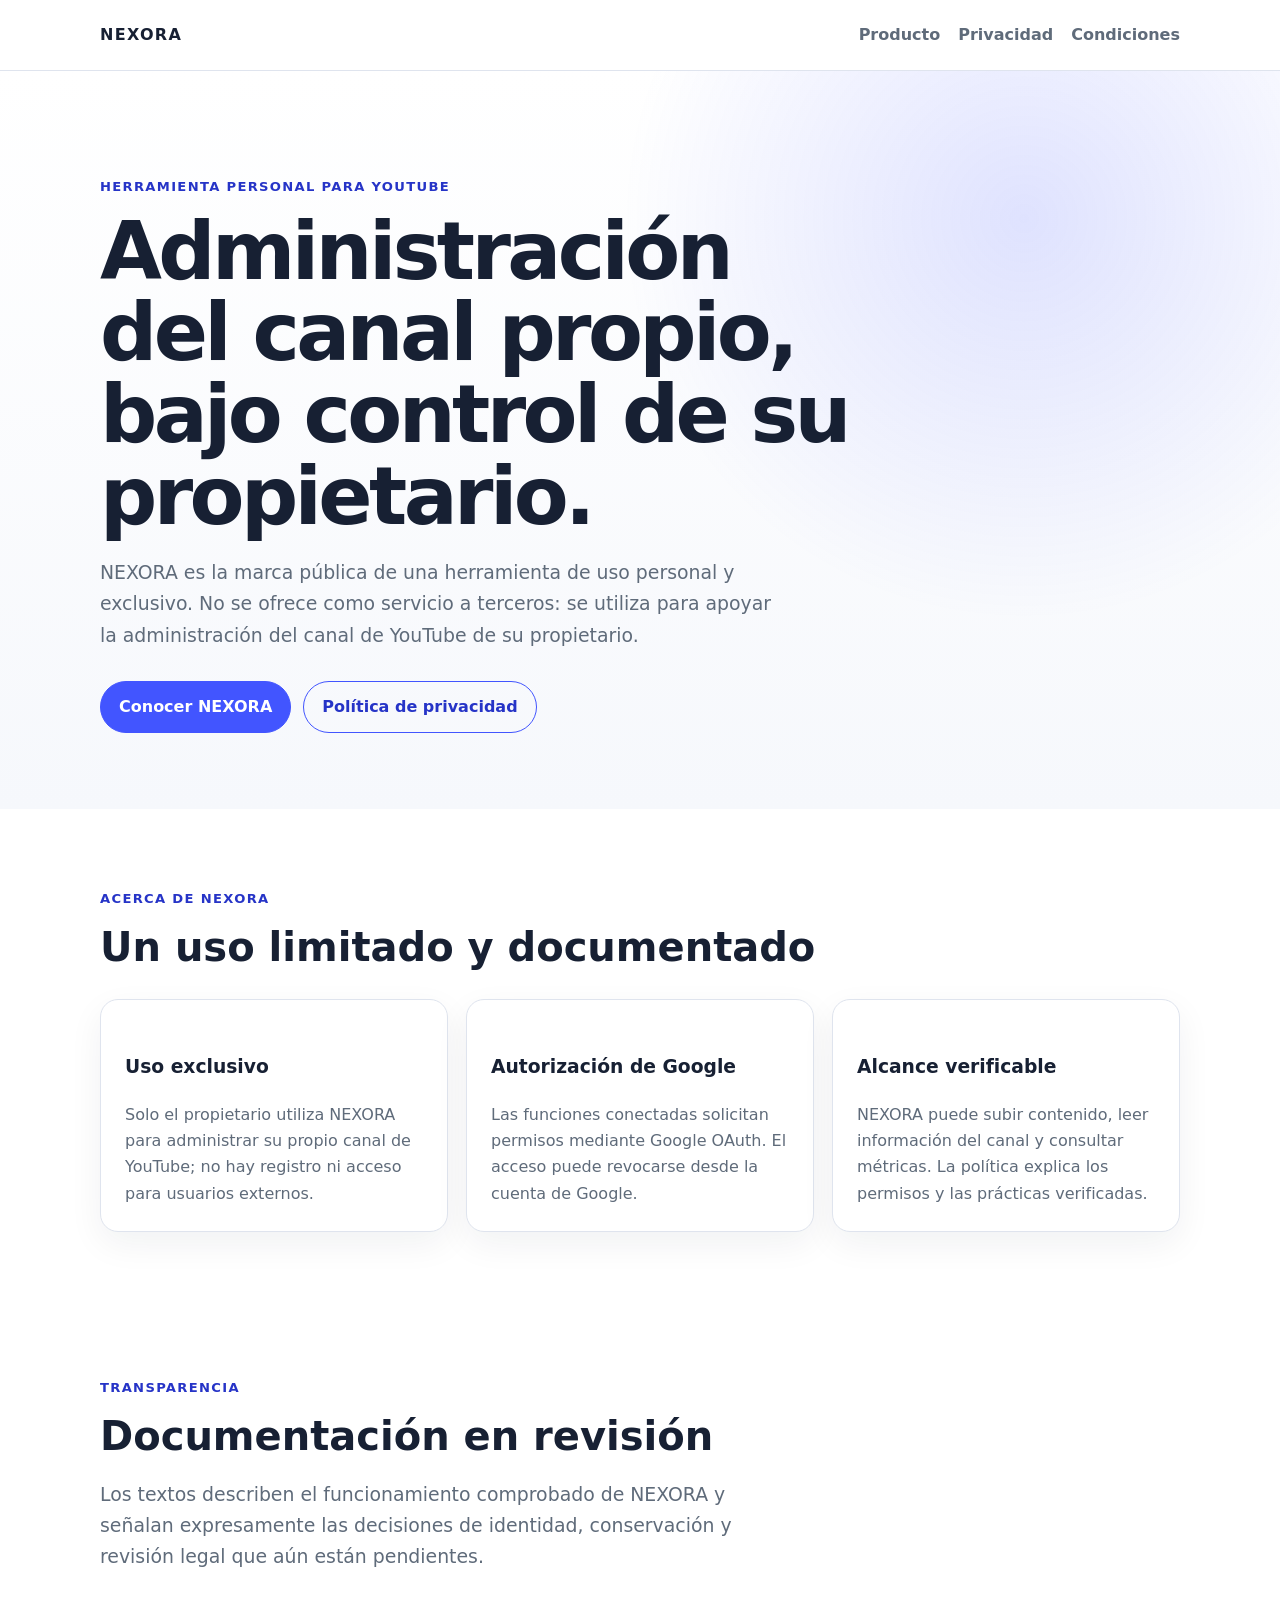
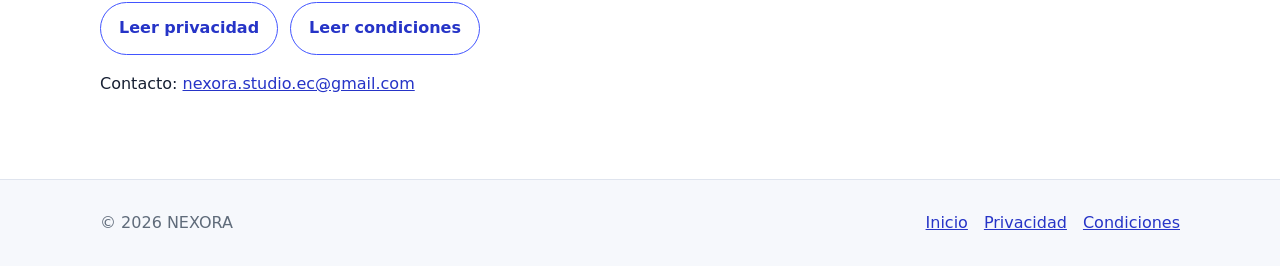
<file: index.html>
<!doctype html>
<html lang="es">
<head>
  <meta charset="utf-8">
  <meta name="viewport" content="width=device-width, initial-scale=1">
  <meta name="description" content="Sitio oficial de NEXORA, herramienta personal para administrar el canal de YouTube de su propietario.">
  <title>NEXORA | Herramienta personal para YouTube</title>
  <link rel="stylesheet" href="styles.css">
</head>
<body>
  <header>
    <div class="container nav">
      <a class="brand" href="./">NEXORA</a>
      <nav aria-label="Navegación principal">
        <a href="#producto">Producto</a>
        <a href="privacidad.html">Privacidad</a>
        <a href="terminos.html">Condiciones</a>
      </nav>
    </div>
  </header>

  <main>
    <div class="hero">
      <div class="container">
        <p class="eyebrow">Herramienta personal para YouTube</p>
        <h1>Administración del canal propio, bajo control de su propietario.</h1>
        <p class="lead">NEXORA es la marca pública de una herramienta de uso personal y exclusivo. No se ofrece como servicio a terceros: se utiliza para apoyar la administración del canal de YouTube de su propietario.</p>
        <div class="actions">
          <a class="button" href="#producto">Conocer NEXORA</a>
          <a class="button secondary" href="privacidad.html">Política de privacidad</a>
        </div>
      </div>
    </div>

    <section id="producto">
      <div class="container">
        <p class="eyebrow">Acerca de NEXORA</p>
        <h2>Un uso limitado y documentado</h2>
        <div class="grid">
          <article class="card">
            <h3>Uso exclusivo</h3>
            <p>Solo el propietario utiliza NEXORA para administrar su propio canal de YouTube; no hay registro ni acceso para usuarios externos.</p>
          </article>
          <article class="card">
            <h3>Autorización de Google</h3>
            <p>Las funciones conectadas solicitan permisos mediante Google OAuth. El acceso puede revocarse desde la cuenta de Google.</p>
          </article>
          <article class="card">
            <h3>Alcance verificable</h3>
            <p>NEXORA puede subir contenido, leer información del canal y consultar métricas. La política explica los permisos y las prácticas verificadas.</p>
          </article>
        </div>
      </div>
    </section>

    <section aria-labelledby="legal-title">
      <div class="container">
        <p class="eyebrow">Transparencia</p>
        <h2 id="legal-title">Documentación en revisión</h2>
        <p class="lead">Los textos describen el funcionamiento comprobado de NEXORA y señalan expresamente las decisiones de identidad, conservación y revisión legal que aún están pendientes.</p>
        <div class="actions">
          <a class="button secondary" href="privacidad.html">Leer privacidad</a>
          <a class="button secondary" href="terminos.html">Leer condiciones</a>
        </div>
        <p>Contacto: <a href="mailto:nexora.studio.ec@gmail.com">nexora.studio.ec@gmail.com</a></p>
      </div>
    </section>
  </main>

  <footer>
    <div class="container footer-row">
      <span>© 2026 NEXORA</span>
      <div class="footer-links">
        <a href="./">Inicio</a>
        <a href="privacidad.html">Privacidad</a>
        <a href="terminos.html">Condiciones</a>
      </div>
    </div>
  </footer>
</body>
</html>
</file>
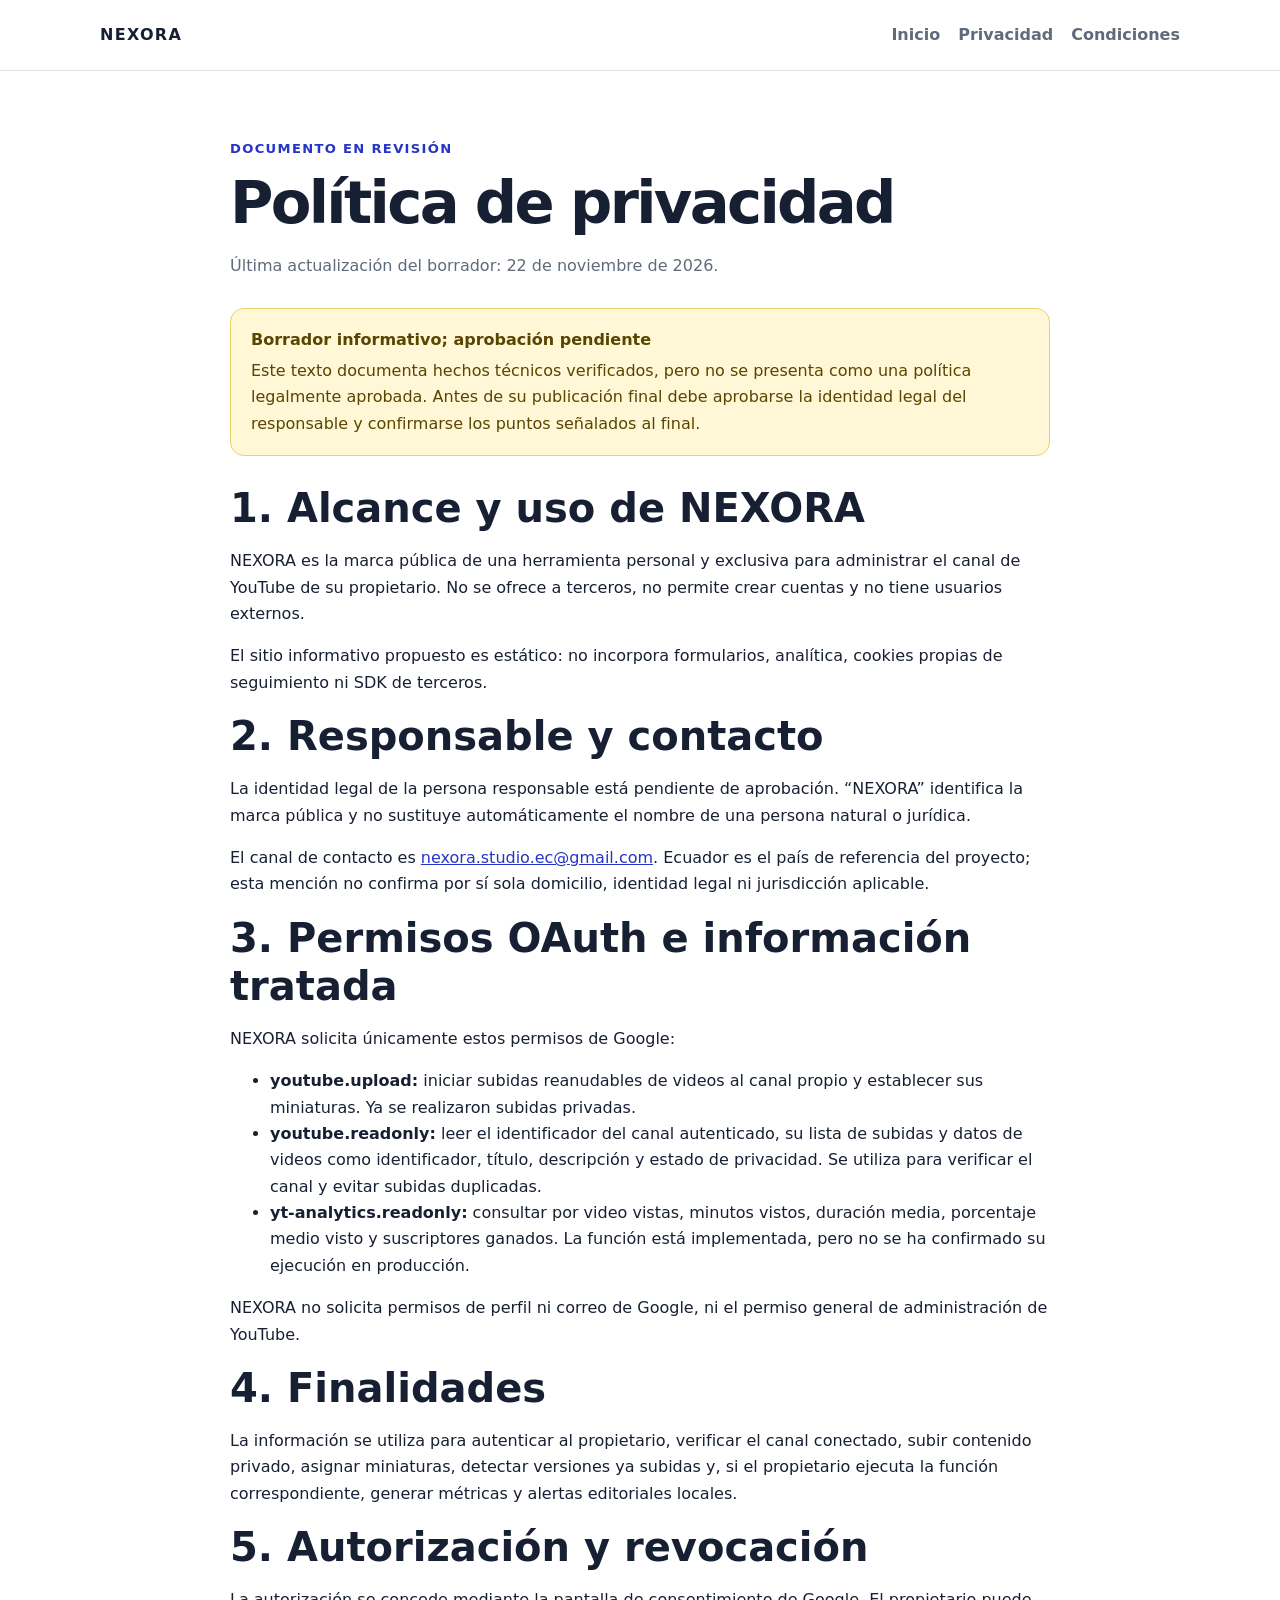
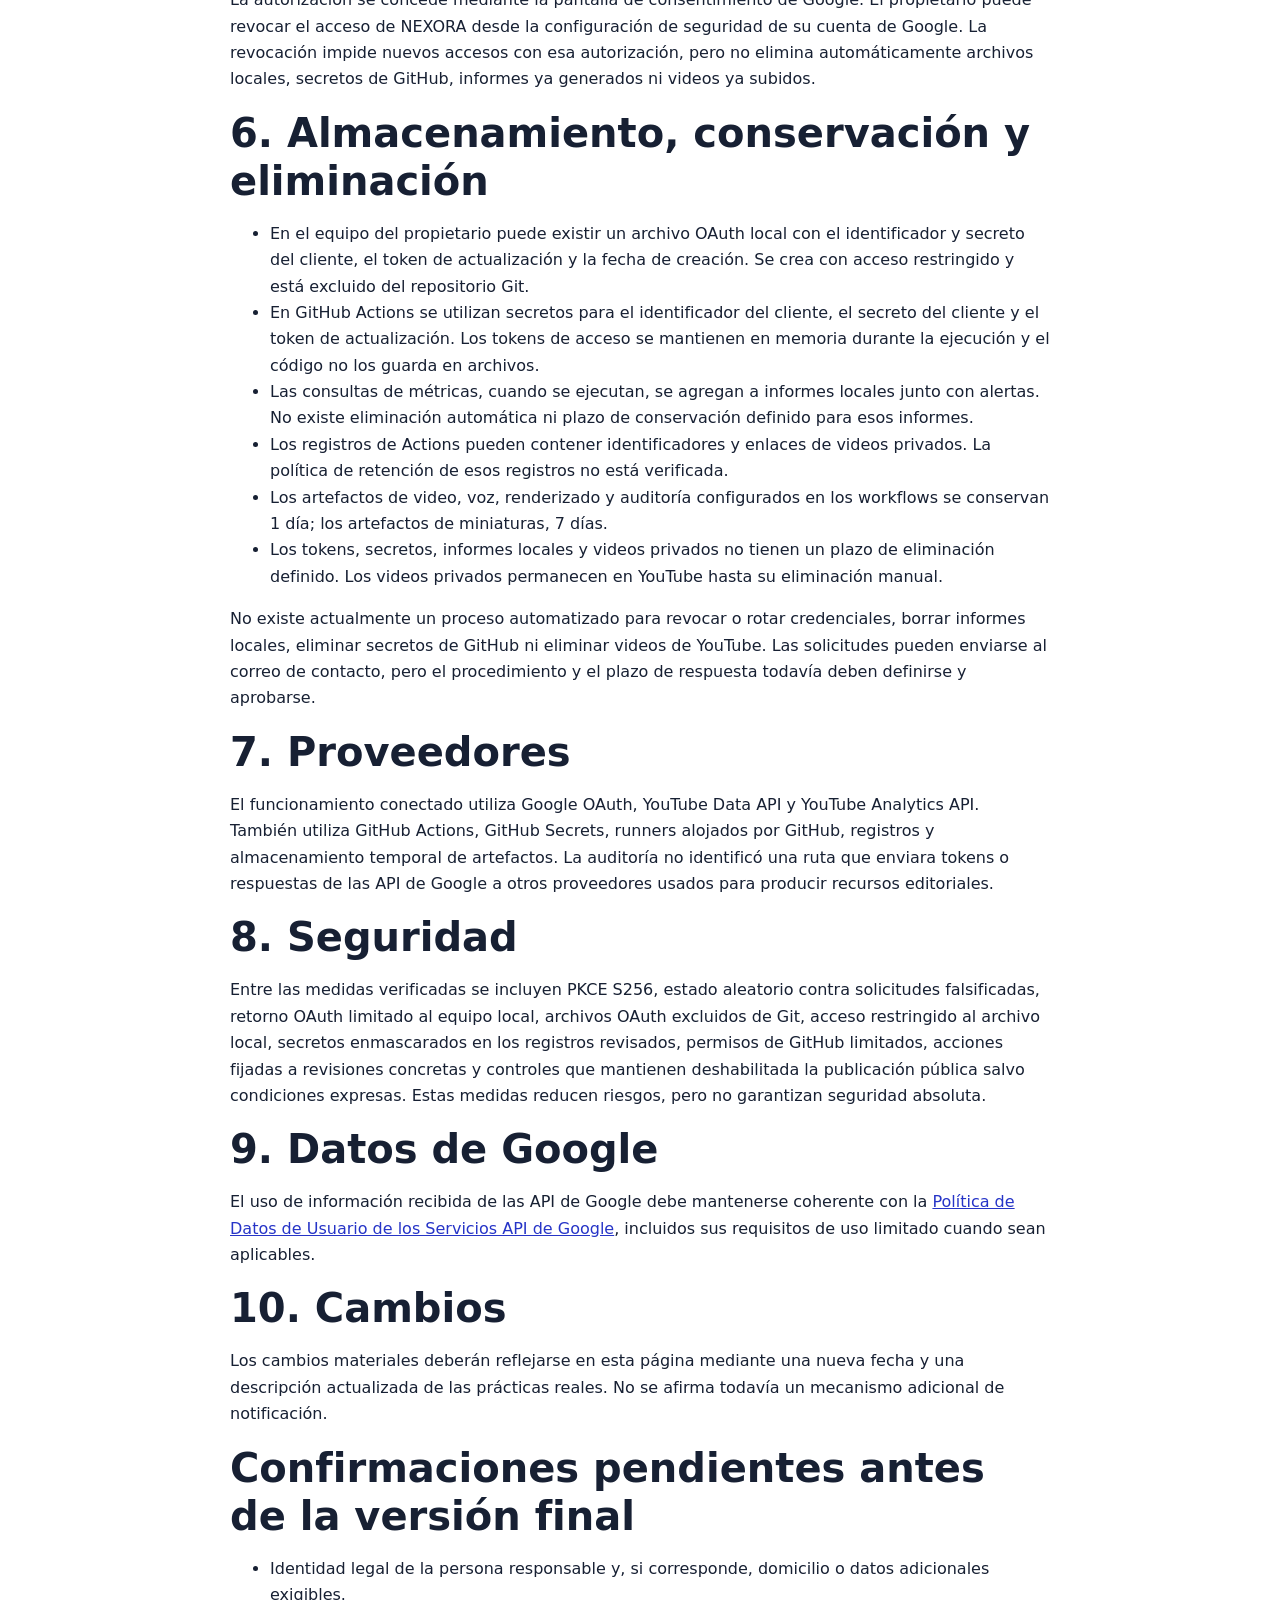
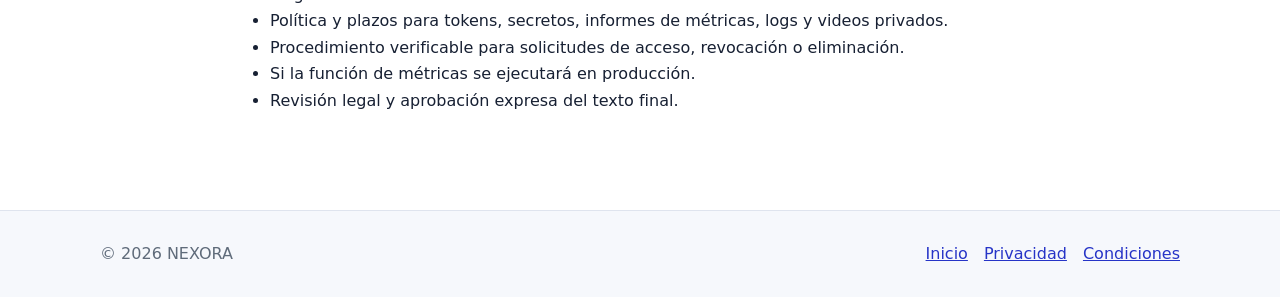
<file: privacidad.html>
<!doctype html>
<html lang="es">
<head>
  <meta charset="utf-8">
  <meta name="viewport" content="width=device-width, initial-scale=1">
  <meta name="description" content="Política de privacidad de NEXORA y uso verificado de datos de Google y YouTube.">
  <title>Política de privacidad | NEXORA</title>
  <link rel="stylesheet" href="styles.css">
</head>
<body>
  <header>
    <div class="container nav">
      <a class="brand" href="./">NEXORA</a>
      <nav aria-label="Navegación principal">
        <a href="./">Inicio</a>
        <a href="privacidad.html" aria-current="page">Privacidad</a>
        <a href="terminos.html">Condiciones</a>
      </nav>
    </div>
  </header>

  <main class="container legal">
    <p class="eyebrow">Documento en revisión</p>
    <h1>Política de privacidad</h1>
    <p class="meta">Última actualización del borrador: 22 de noviembre de 2026.</p>

    <div class="notice">
      <strong>Borrador informativo; aprobación pendiente</strong>
      Este texto documenta hechos técnicos verificados, pero no se presenta como una política legalmente aprobada. Antes de su publicación final debe aprobarse la identidad legal del responsable y confirmarse los puntos señalados al final.
    </div>

    <h2>1. Alcance y uso de NEXORA</h2>
    <p>NEXORA es la marca pública de una herramienta personal y exclusiva para administrar el canal de YouTube de su propietario. No se ofrece a terceros, no permite crear cuentas y no tiene usuarios externos.</p>
    <p>El sitio informativo propuesto es estático: no incorpora formularios, analítica, cookies propias de seguimiento ni SDK de terceros.</p>

    <h2>2. Responsable y contacto</h2>
    <p>La identidad legal de la persona responsable está pendiente de aprobación. “NEXORA” identifica la marca pública y no sustituye automáticamente el nombre de una persona natural o jurídica.</p>
    <p>El canal de contacto es <a href="mailto:nexora.studio.ec@gmail.com">nexora.studio.ec@gmail.com</a>. Ecuador es el país de referencia del proyecto; esta mención no confirma por sí sola domicilio, identidad legal ni jurisdicción aplicable.</p>

    <h2>3. Permisos OAuth e información tratada</h2>
    <p>NEXORA solicita únicamente estos permisos de Google:</p>
    <ul>
      <li><strong>youtube.upload:</strong> iniciar subidas reanudables de videos al canal propio y establecer sus miniaturas. Ya se realizaron subidas privadas.</li>
      <li><strong>youtube.readonly:</strong> leer el identificador del canal autenticado, su lista de subidas y datos de videos como identificador, título, descripción y estado de privacidad. Se utiliza para verificar el canal y evitar subidas duplicadas.</li>
      <li><strong>yt-analytics.readonly:</strong> consultar por video vistas, minutos vistos, duración media, porcentaje medio visto y suscriptores ganados. La función está implementada, pero no se ha confirmado su ejecución en producción.</li>
    </ul>
    <p>NEXORA no solicita permisos de perfil ni correo de Google, ni el permiso general de administración de YouTube.</p>

    <h2>4. Finalidades</h2>
    <p>La información se utiliza para autenticar al propietario, verificar el canal conectado, subir contenido privado, asignar miniaturas, detectar versiones ya subidas y, si el propietario ejecuta la función correspondiente, generar métricas y alertas editoriales locales.</p>

    <h2>5. Autorización y revocación</h2>
    <p>La autorización se concede mediante la pantalla de consentimiento de Google. El propietario puede revocar el acceso de NEXORA desde la configuración de seguridad de su cuenta de Google. La revocación impide nuevos accesos con esa autorización, pero no elimina automáticamente archivos locales, secretos de GitHub, informes ya generados ni videos ya subidos.</p>

    <h2>6. Almacenamiento, conservación y eliminación</h2>
    <ul>
      <li>En el equipo del propietario puede existir un archivo OAuth local con el identificador y secreto del cliente, el token de actualización y la fecha de creación. Se crea con acceso restringido y está excluido del repositorio Git.</li>
      <li>En GitHub Actions se utilizan secretos para el identificador del cliente, el secreto del cliente y el token de actualización. Los tokens de acceso se mantienen en memoria durante la ejecución y el código no los guarda en archivos.</li>
      <li>Las consultas de métricas, cuando se ejecutan, se agregan a informes locales junto con alertas. No existe eliminación automática ni plazo de conservación definido para esos informes.</li>
      <li>Los registros de Actions pueden contener identificadores y enlaces de videos privados. La política de retención de esos registros no está verificada.</li>
      <li>Los artefactos de video, voz, renderizado y auditoría configurados en los workflows se conservan 1 día; los artefactos de miniaturas, 7 días.</li>
      <li>Los tokens, secretos, informes locales y videos privados no tienen un plazo de eliminación definido. Los videos privados permanecen en YouTube hasta su eliminación manual.</li>
    </ul>
    <p>No existe actualmente un proceso automatizado para revocar o rotar credenciales, borrar informes locales, eliminar secretos de GitHub ni eliminar videos de YouTube. Las solicitudes pueden enviarse al correo de contacto, pero el procedimiento y el plazo de respuesta todavía deben definirse y aprobarse.</p>

    <h2>7. Proveedores</h2>
    <p>El funcionamiento conectado utiliza Google OAuth, YouTube Data API y YouTube Analytics API. También utiliza GitHub Actions, GitHub Secrets, runners alojados por GitHub, registros y almacenamiento temporal de artefactos. La auditoría no identificó una ruta que enviara tokens o respuestas de las API de Google a otros proveedores usados para producir recursos editoriales.</p>

    <h2>8. Seguridad</h2>
    <p>Entre las medidas verificadas se incluyen PKCE S256, estado aleatorio contra solicitudes falsificadas, retorno OAuth limitado al equipo local, archivos OAuth excluidos de Git, acceso restringido al archivo local, secretos enmascarados en los registros revisados, permisos de GitHub limitados, acciones fijadas a revisiones concretas y controles que mantienen deshabilitada la publicación pública salvo condiciones expresas. Estas medidas reducen riesgos, pero no garantizan seguridad absoluta.</p>

    <h2>9. Datos de Google</h2>
    <p>El uso de información recibida de las API de Google debe mantenerse coherente con la <a href="https://developers.google.com/terms/api-services-user-data-policy" rel="noopener noreferrer">Política de Datos de Usuario de los Servicios API de Google</a>, incluidos sus requisitos de uso limitado cuando sean aplicables.</p>

    <h2>10. Cambios</h2>
    <p>Los cambios materiales deberán reflejarse en esta página mediante una nueva fecha y una descripción actualizada de las prácticas reales. No se afirma todavía un mecanismo adicional de notificación.</p>

    <h2>Confirmaciones pendientes antes de la versión final</h2>
    <ul>
      <li>Identidad legal de la persona responsable y, si corresponde, domicilio o datos adicionales exigibles.</li>
      <li>Política y plazos para tokens, secretos, informes de métricas, logs y videos privados.</li>
      <li>Procedimiento verificable para solicitudes de acceso, revocación o eliminación.</li>
      <li>Si la función de métricas se ejecutará en producción.</li>
      <li>Revisión legal y aprobación expresa del texto final.</li>
    </ul>
  </main>

  <footer>
    <div class="container footer-row">
      <span>© 2026 NEXORA</span>
      <div class="footer-links">
        <a href="./">Inicio</a>
        <a href="privacidad.html">Privacidad</a>
        <a href="terminos.html">Condiciones</a>
      </div>
    </div>
  </footer>
</body>
</html>
</file>
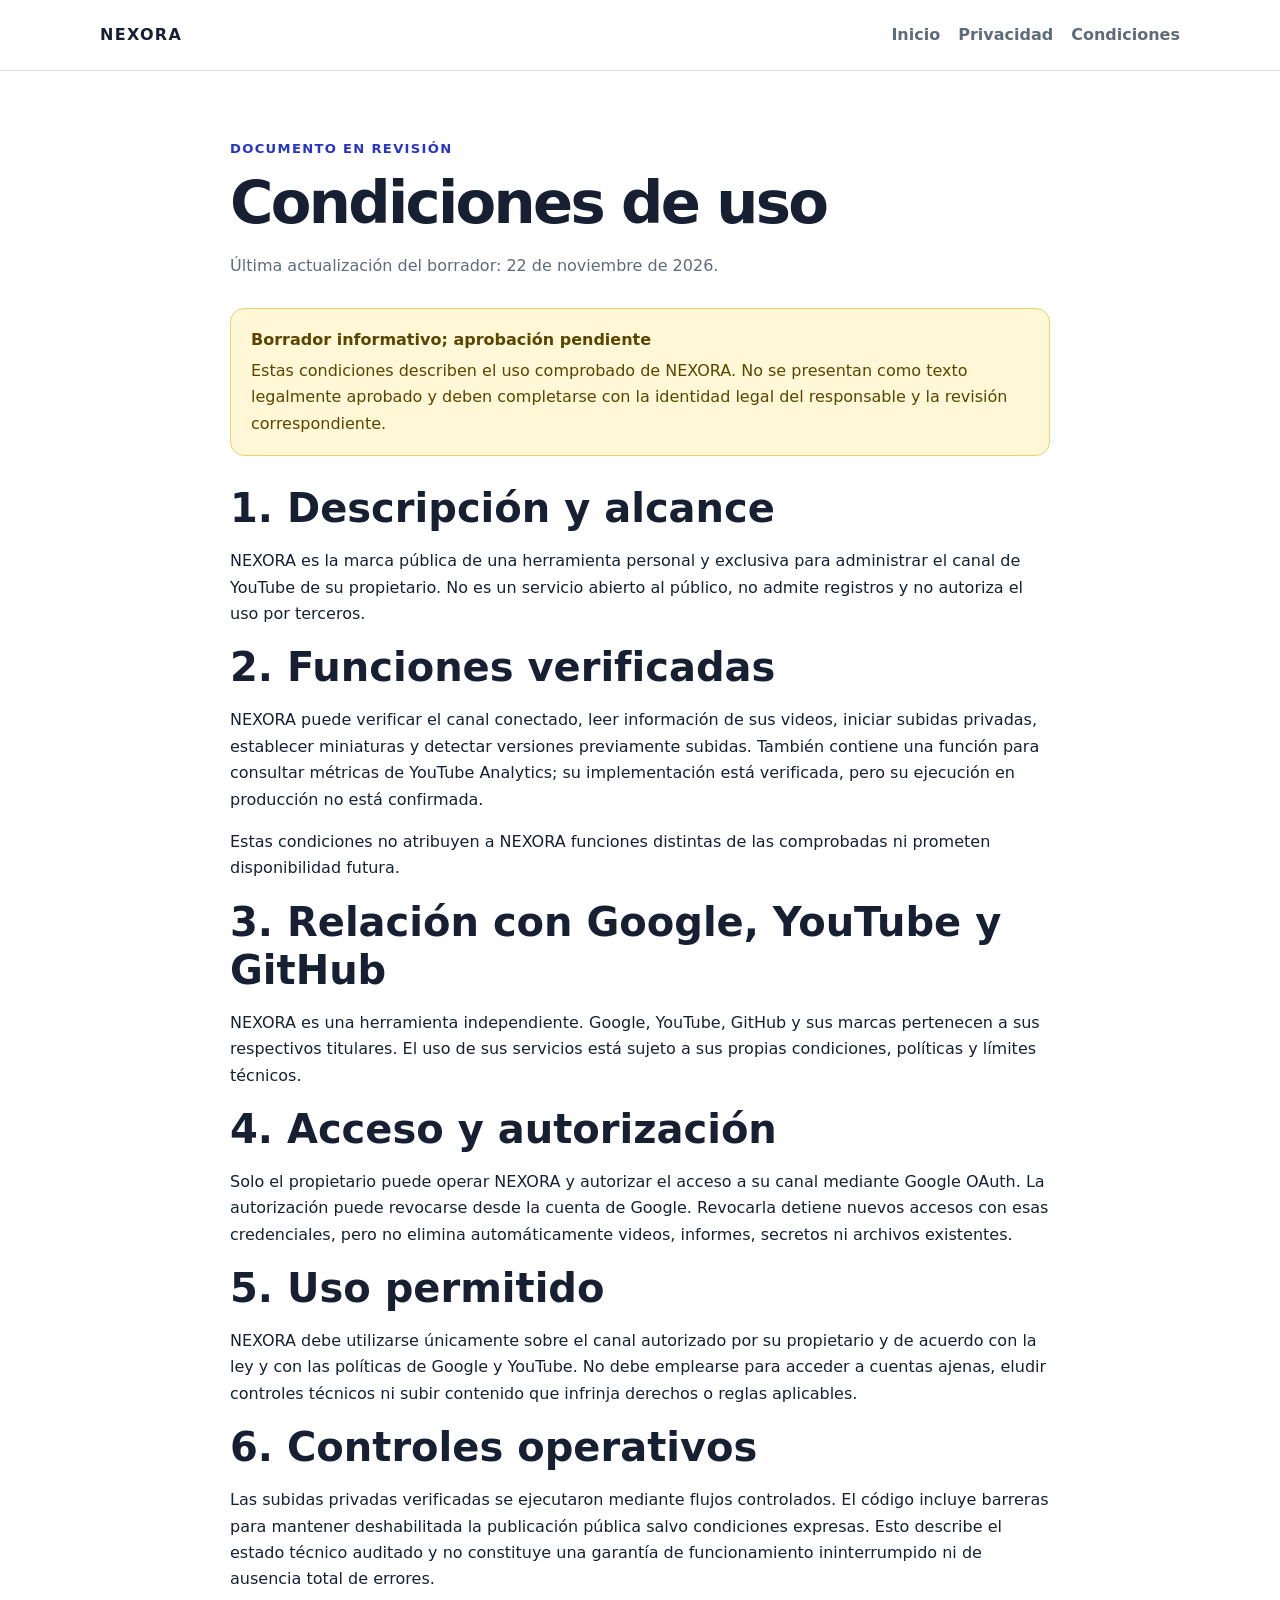
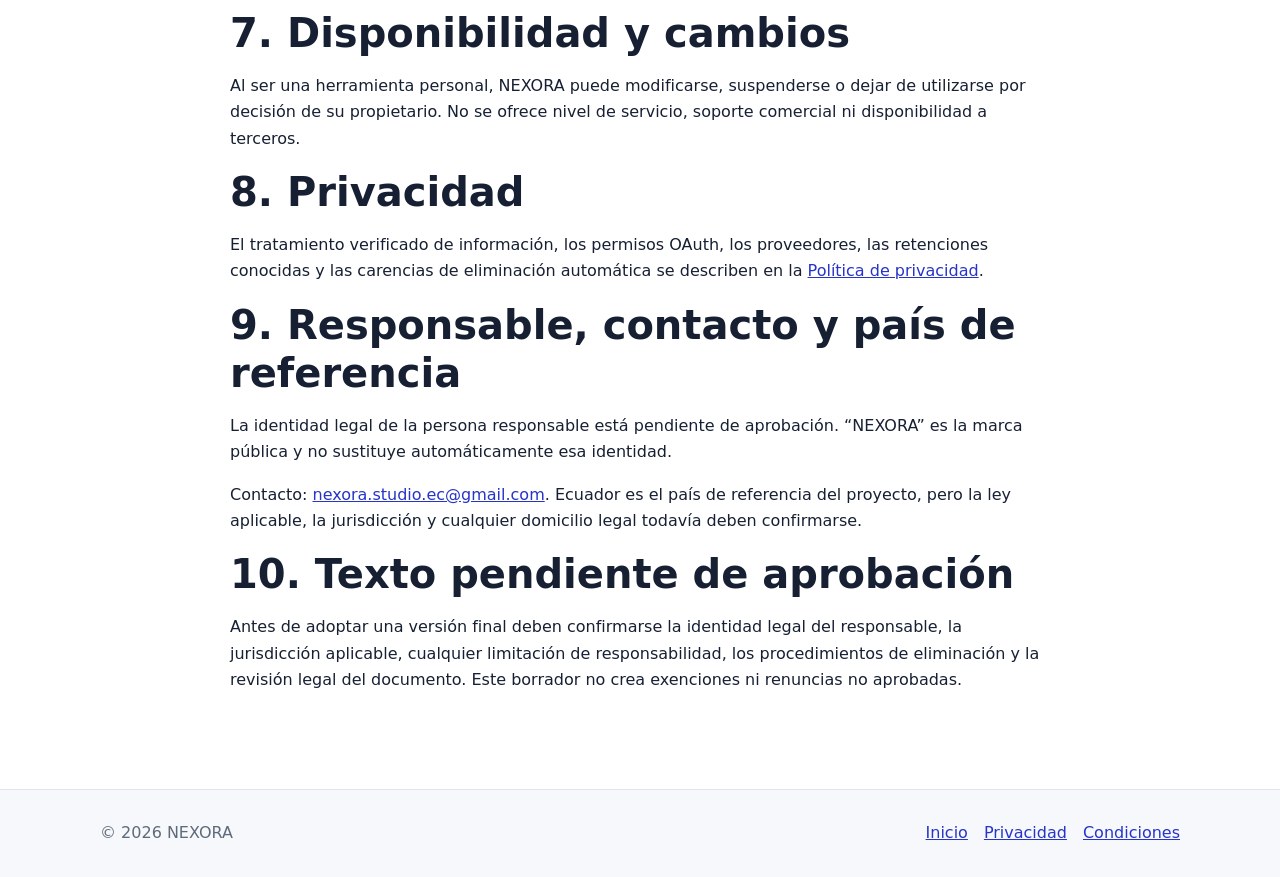
<file: terminos.html>
<!doctype html>
<html lang="es">
<head>
  <meta charset="utf-8">
  <meta name="viewport" content="width=device-width, initial-scale=1">
  <meta name="description" content="Condiciones de uso de NEXORA, herramienta personal para administrar un canal propio de YouTube.">
  <title>Condiciones de uso | NEXORA</title>
  <link rel="stylesheet" href="styles.css">
</head>
<body>
  <header>
    <div class="container nav">
      <a class="brand" href="./">NEXORA</a>
      <nav aria-label="Navegación principal">
        <a href="./">Inicio</a>
        <a href="privacidad.html">Privacidad</a>
        <a href="terminos.html" aria-current="page">Condiciones</a>
      </nav>
    </div>
  </header>

  <main class="container legal">
    <p class="eyebrow">Documento en revisión</p>
    <h1>Condiciones de uso</h1>
    <p class="meta">Última actualización del borrador: 22 de noviembre de 2026.</p>

    <div class="notice">
      <strong>Borrador informativo; aprobación pendiente</strong>
      Estas condiciones describen el uso comprobado de NEXORA. No se presentan como texto legalmente aprobado y deben completarse con la identidad legal del responsable y la revisión correspondiente.
    </div>

    <h2>1. Descripción y alcance</h2>
    <p>NEXORA es la marca pública de una herramienta personal y exclusiva para administrar el canal de YouTube de su propietario. No es un servicio abierto al público, no admite registros y no autoriza el uso por terceros.</p>

    <h2>2. Funciones verificadas</h2>
    <p>NEXORA puede verificar el canal conectado, leer información de sus videos, iniciar subidas privadas, establecer miniaturas y detectar versiones previamente subidas. También contiene una función para consultar métricas de YouTube Analytics; su implementación está verificada, pero su ejecución en producción no está confirmada.</p>
    <p>Estas condiciones no atribuyen a NEXORA funciones distintas de las comprobadas ni prometen disponibilidad futura.</p>

    <h2>3. Relación con Google, YouTube y GitHub</h2>
    <p>NEXORA es una herramienta independiente. Google, YouTube, GitHub y sus marcas pertenecen a sus respectivos titulares. El uso de sus servicios está sujeto a sus propias condiciones, políticas y límites técnicos.</p>

    <h2>4. Acceso y autorización</h2>
    <p>Solo el propietario puede operar NEXORA y autorizar el acceso a su canal mediante Google OAuth. La autorización puede revocarse desde la cuenta de Google. Revocarla detiene nuevos accesos con esas credenciales, pero no elimina automáticamente videos, informes, secretos ni archivos existentes.</p>

    <h2>5. Uso permitido</h2>
    <p>NEXORA debe utilizarse únicamente sobre el canal autorizado por su propietario y de acuerdo con la ley y con las políticas de Google y YouTube. No debe emplearse para acceder a cuentas ajenas, eludir controles técnicos ni subir contenido que infrinja derechos o reglas aplicables.</p>

    <h2>6. Controles operativos</h2>
    <p>Las subidas privadas verificadas se ejecutaron mediante flujos controlados. El código incluye barreras para mantener deshabilitada la publicación pública salvo condiciones expresas. Esto describe el estado técnico auditado y no constituye una garantía de funcionamiento ininterrumpido ni de ausencia total de errores.</p>

    <h2>7. Disponibilidad y cambios</h2>
    <p>Al ser una herramienta personal, NEXORA puede modificarse, suspenderse o dejar de utilizarse por decisión de su propietario. No se ofrece nivel de servicio, soporte comercial ni disponibilidad a terceros.</p>

    <h2>8. Privacidad</h2>
    <p>El tratamiento verificado de información, los permisos OAuth, los proveedores, las retenciones conocidas y las carencias de eliminación automática se describen en la <a href="privacidad.html">Política de privacidad</a>.</p>

    <h2>9. Responsable, contacto y país de referencia</h2>
    <p>La identidad legal de la persona responsable está pendiente de aprobación. “NEXORA” es la marca pública y no sustituye automáticamente esa identidad.</p>
    <p>Contacto: <a href="mailto:nexora.studio.ec@gmail.com">nexora.studio.ec@gmail.com</a>. Ecuador es el país de referencia del proyecto, pero la ley aplicable, la jurisdicción y cualquier domicilio legal todavía deben confirmarse.</p>

    <h2>10. Texto pendiente de aprobación</h2>
    <p>Antes de adoptar una versión final deben confirmarse la identidad legal del responsable, la jurisdicción aplicable, cualquier limitación de responsabilidad, los procedimientos de eliminación y la revisión legal del documento. Este borrador no crea exenciones ni renuncias no aprobadas.</p>
  </main>

  <footer>
    <div class="container footer-row">
      <span>© 2026 NEXORA</span>
      <div class="footer-links">
        <a href="./">Inicio</a>
        <a href="privacidad.html">Privacidad</a>
        <a href="terminos.html">Condiciones</a>
      </div>
    </div>
  </footer>
</body>
</html>
</file>
<file: styles.css>
:root {
  color-scheme: light;
  --ink: #172033;
  --muted: #5f6b7a;
  --brand: #4255ff;
  --brand-dark: #2634c7;
  --surface: #f6f8fc;
  --line: #dfe4ee;
  --warning-bg: #fff7d6;
  --warning-ink: #594500;
  --radius: 18px;
}
* { box-sizing: border-box; }
html { scroll-behavior: smooth; }
body {
  margin: 0;
  color: var(--ink);
  background: #fff;
  font: 16px/1.65 system-ui, -apple-system, BlinkMacSystemFont, "Segoe UI", sans-serif;
}
a { color: var(--brand-dark); }
a:hover { color: var(--brand); }
.container { width: min(1080px, calc(100% - 40px)); margin: 0 auto; }
header {
  position: sticky;
  top: 0;
  z-index: 10;
  background: rgba(255,255,255,.94);
  border-bottom: 1px solid var(--line);
  backdrop-filter: blur(14px);
}
.nav { min-height: 70px; display: flex; align-items: center; justify-content: space-between; gap: 24px; }
.brand { color: var(--ink); font-weight: 800; letter-spacing: .08em; text-decoration: none; }
nav { display: flex; flex-wrap: wrap; gap: 18px; }
nav a { color: var(--muted); font-weight: 650; text-decoration: none; }
.hero {
  padding: 92px 0 76px;
  background:
    radial-gradient(circle at 80% 20%, rgba(66,85,255,.16), transparent 34%),
    linear-gradient(180deg, #fff, var(--surface));
}
.eyebrow { color: var(--brand-dark); font-size: .82rem; font-weight: 800; letter-spacing: .1em; text-transform: uppercase; }
h1 { max-width: 760px; margin: 12px 0 20px; font-size: clamp(2.4rem, 7vw, 5rem); line-height: 1.02; letter-spacing: -.045em; }
.lead { max-width: 690px; color: var(--muted); font-size: 1.18rem; }
.actions { display: flex; flex-wrap: wrap; gap: 12px; margin-top: 30px; }
.button {
  display: inline-block;
  padding: 12px 18px;
  border: 1px solid var(--brand);
  border-radius: 999px;
  background: var(--brand);
  color: #fff;
  font-weight: 750;
  text-decoration: none;
}
.button.secondary { background: transparent; color: var(--brand-dark); }
section { padding: 66px 0; }
h2 { margin: 0 0 16px; font-size: clamp(1.7rem, 4vw, 2.5rem); line-height: 1.2; }
h3 { margin-top: 28px; }
.grid { display: grid; grid-template-columns: repeat(3, 1fr); gap: 18px; margin-top: 28px; }
.card { padding: 24px; border: 1px solid var(--line); border-radius: var(--radius); background: #fff; box-shadow: 0 12px 35px rgba(23,32,51,.06); }
.card p { margin-bottom: 0; color: var(--muted); }
.legal { max-width: 820px; padding: 54px 0 80px; }
.legal h1 { font-size: clamp(2.2rem, 6vw, 3.7rem); }
.meta { color: var(--muted); }
.notice { margin: 28px 0; padding: 18px 20px; border: 1px solid #ead16c; border-radius: 14px; background: var(--warning-bg); color: var(--warning-ink); }
.notice strong { display: block; margin-bottom: 5px; }
footer { padding: 30px 0; border-top: 1px solid var(--line); background: var(--surface); color: var(--muted); }
.footer-row { display: flex; justify-content: space-between; flex-wrap: wrap; gap: 16px; }
.footer-links { display: flex; flex-wrap: wrap; gap: 16px; }
@media (max-width: 760px) {
  .nav { align-items: flex-start; flex-direction: column; padding: 17px 0; }
  header { position: static; }
  .hero { padding-top: 62px; }
  .grid { grid-template-columns: 1fr; }
}
</file>
